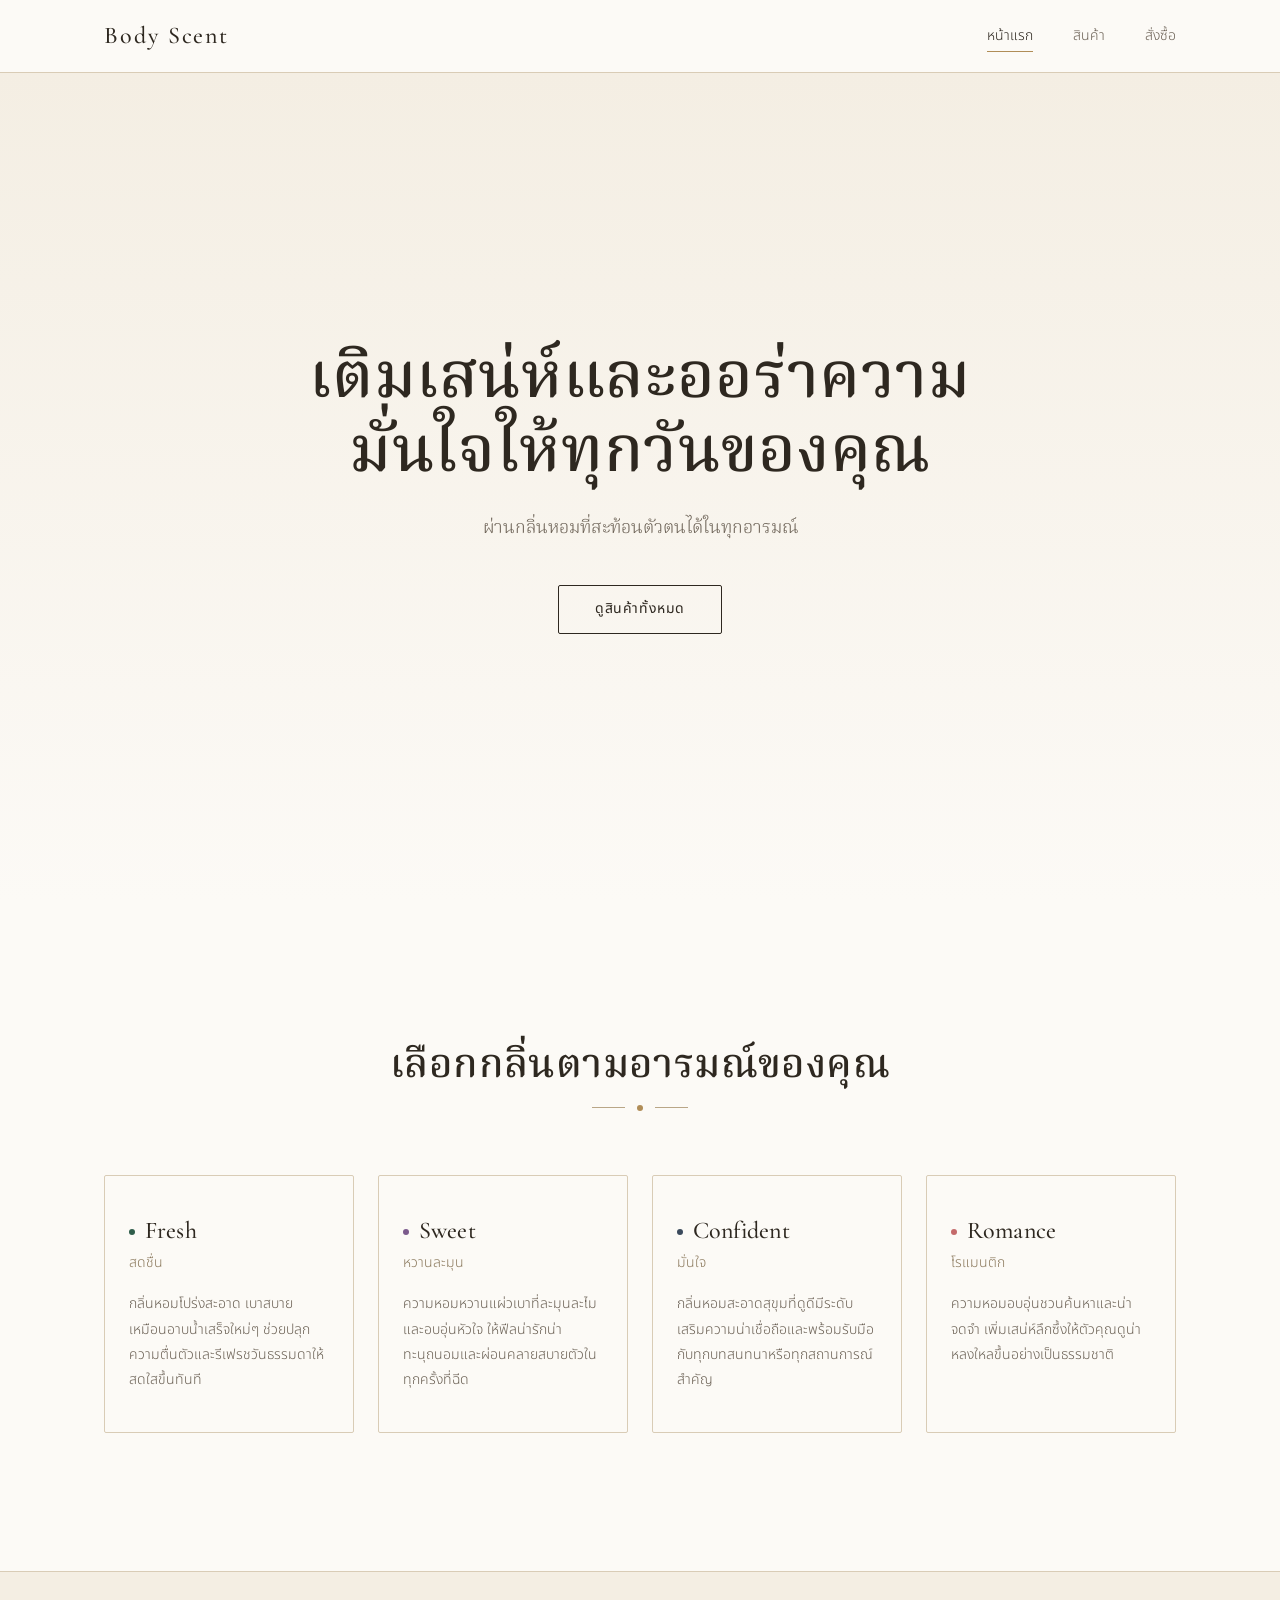
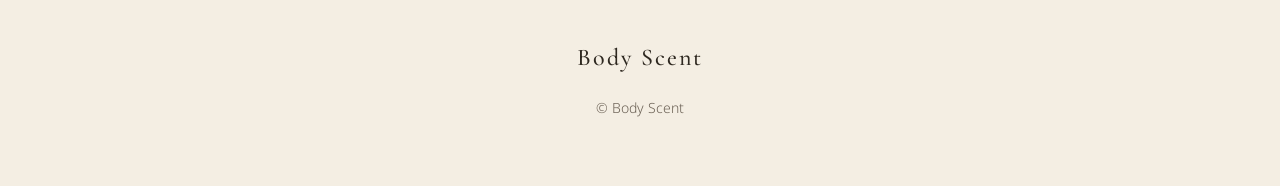
<file: index.html>
<!DOCTYPE html>
<html lang="th">
<head>
  <meta charset="UTF-8">
  <meta name="viewport" content="width=device-width, initial-scale=1">
  <title>Body Scent | น้ำหอมฉีดตัวและโรลออน</title>
  <meta name="description" content="Body Scent เติมเสน่ห์และออร่าความมั่นใจให้ทุกวันของคุณ ผ่านกลิ่นหอมที่สะท้อนตัวตนได้ในทุกอารมณ์">
  <link rel="stylesheet" href="style.css">
  <style>
    /* ส่วนเฉพาะหน้าแรก */
    .hero--full {
      display: flex;
      align-items: center;
      min-height: calc(100vh - 4.5rem);
      min-height: calc(100svh - 4.5rem);
    }

    .mood-grid {
      display: grid;
      grid-template-columns: repeat(4, 1fr);
      gap: var(--space-3);
      margin: 0;
      padding: 0;
      list-style: none;
    }

    .mood-card {
      display: flex;
      flex-direction: column;
      height: 100%;
      padding: var(--space-4) var(--space-3);
      border: 1px solid var(--line);
      border-radius: var(--radius);
      background: transparent;
      transition: border-color var(--ease);
    }

    .mood-card:hover {
      border-color: var(--line-strong);
    }

    /* จุดสี mood เล็กๆ หน้าชื่อ */
    .mood-card h3 {
      display: flex;
      align-items: baseline;
      gap: 0.6rem;
      margin-bottom: 0.25rem;
    }

    .mood-card h3::before {
      content: "";
      flex: none;
      width: 6px;
      height: 6px;
      border-radius: 50%;
      background: var(--mood);
      transform: translateY(-3px);
    }

    .mood-card__th {
      margin-bottom: var(--space-2);
      color: var(--beige-deep);
      font-size: var(--text-sm);
    }

    .mood-card__desc {
      flex: 1;
      margin: 0;
      color: var(--ink-soft);
      font-size: var(--text-sm);
      line-height: 1.8;
    }

    @media (max-width: 960px) {
      .mood-grid {
        grid-template-columns: repeat(2, 1fr);
      }
    }

    @media (max-width: 560px) {
      .mood-grid {
        grid-template-columns: 1fr;
      }

      .mood-card {
        padding: var(--space-3);
      }
    }
  </style>
</head>
<body>

  <header class="site-header">
    <div class="container">
      <a class="brand" href="index.html">Body Scent</a>
      <ul class="nav">
        <li><a href="index.html" aria-current="page">หน้าแรก</a></li>
        <li><a href="product.html">สินค้า</a></li>
        <li><a href="order.html">สั่งซื้อ</a></li>
      </ul>
    </div>
  </header>

  <main>
    <section class="hero hero--full">
      <div class="container">
        <h1>เติมเสน่ห์และออร่าความมั่นใจให้ทุกวันของคุณ</h1>
        <p>ผ่านกลิ่นหอมที่สะท้อนตัวตนได้ในทุกอารมณ์</p>
        <a class="btn" href="product.html">ดูสินค้าทั้งหมด</a>
      </div>
    </section>

    <section class="section">
      <div class="container">
        <div class="section-head">
          <h2>เลือกกลิ่นตามอารมณ์ของคุณ</h2>
          <div class="title-mark"><i></i></div>
        </div>

        <ul class="mood-grid">
          <li>
            <a class="mood-card" data-mood="fresh" href="product.html?mood=fresh">
              <h3>Fresh</h3>
              <p class="mood-card__th">สดชื่น</p>
              <p class="mood-card__desc">กลิ่นหอมโปร่งสะอาด เบาสบายเหมือนอาบน้ำเสร็จใหม่ๆ ช่วยปลุกความตื่นตัวและรีเฟรชวันธรรมดาให้สดใสขึ้นทันที</p>
            </a>
          </li>
          <li>
            <a class="mood-card" data-mood="sweet" href="product.html?mood=sweet">
              <h3>Sweet</h3>
              <p class="mood-card__th">หวานละมุน</p>
              <p class="mood-card__desc">ความหอมหวานแผ่วเบาที่ละมุนละไมและอบอุ่นหัวใจ ให้ฟีลน่ารักน่าทะนุถนอมและผ่อนคลายสบายตัวในทุกครั้งที่ฉีด</p>
            </a>
          </li>
          <li>
            <a class="mood-card" data-mood="confident" href="product.html?mood=confident">
              <h3>Confident</h3>
              <p class="mood-card__th">มั่นใจ</p>
              <p class="mood-card__desc">กลิ่นหอมสะอาดสุขุมที่ดูดีมีระดับ เสริมความน่าเชื่อถือและพร้อมรับมือกับทุกบทสนทนาหรือทุกสถานการณ์สำคัญ</p>
            </a>
          </li>
          <li>
            <a class="mood-card" data-mood="romance" href="product.html?mood=romance">
              <h3>Romance</h3>
              <p class="mood-card__th">โรแมนติก</p>
              <p class="mood-card__desc">ความหอมอบอุ่นชวนค้นหาและน่าจดจำ เพิ่มเสน่ห์ลึกซึ้งให้ตัวคุณดูน่าหลงใหลขึ้นอย่างเป็นธรรมชาติ</p>
            </a>
          </li>
        </ul>
      </div>
    </section>
  </main>

  <footer class="site-footer">
    <div class="container">
      <a class="brand" href="index.html">Body Scent</a>
      <p class="mb-0">&copy; Body Scent</p>
    </div>
  </footer>

  <script src="script.js"></script>
</body>
</html>
</file>
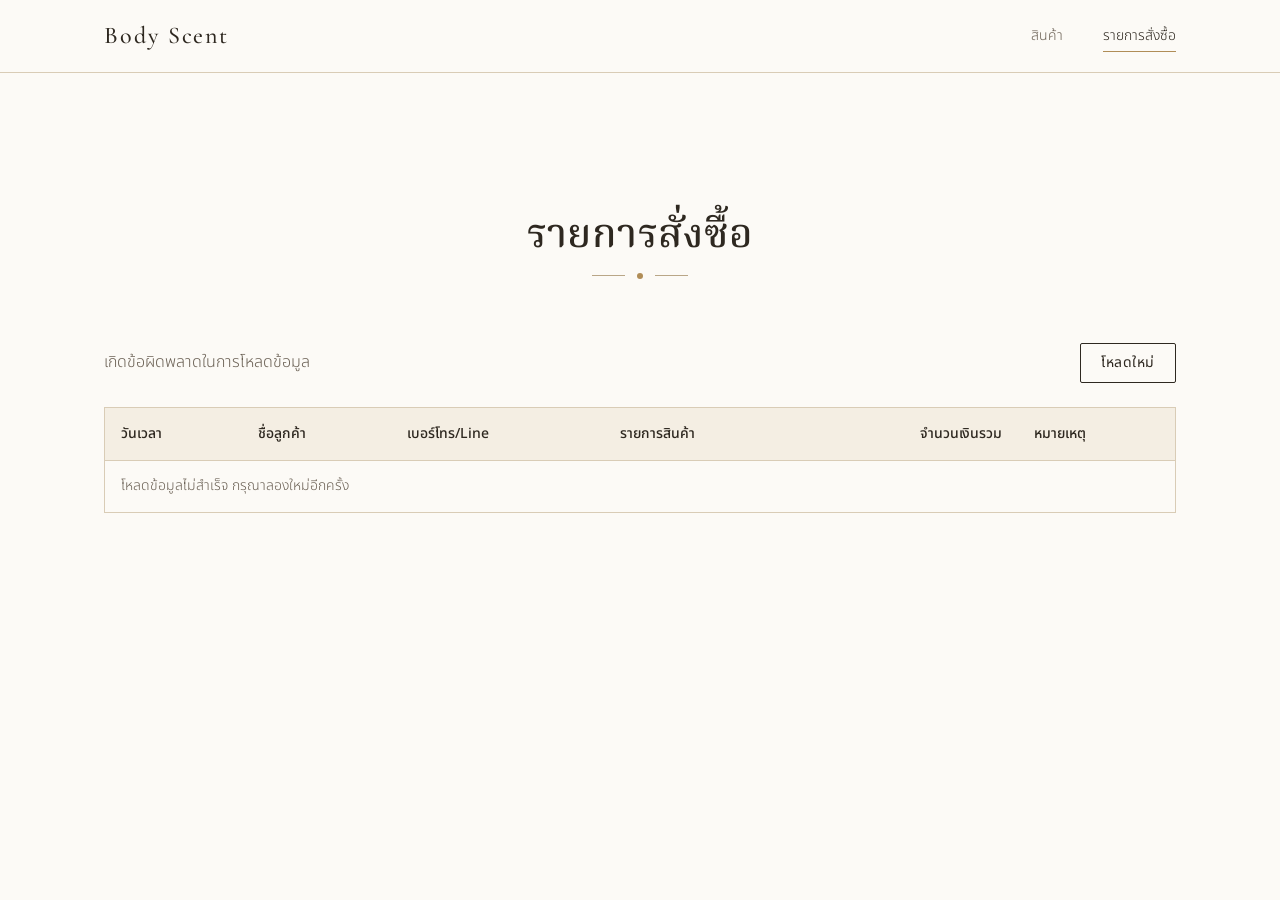
<file: admin.html>
<!DOCTYPE html>
<html lang="th">
<head>
  <meta charset="UTF-8">
  <meta name="viewport" content="width=device-width, initial-scale=1">
  <meta name="robots" content="noindex, nofollow">
  <title>รายการสั่งซื้อ | Body Scent</title>
  <link rel="stylesheet" href="style.css">
  <style>
    .table-wrap {
      overflow-x: auto;
      border: 1px solid var(--line);
    }

    #ordersTable {
      width: 100%;
      min-width: 720px;
      border-collapse: collapse;
      font-size: var(--text-sm);
    }

    #ordersTable th,
    #ordersTable td {
      padding: 0.9rem 1rem;
      border-bottom: 1px solid var(--line);
      text-align: left;
      vertical-align: top;
      line-height: 1.6;
    }

    #ordersTable th {
      background: var(--cream);
      font-weight: 500;
      color: var(--ink);
      white-space: nowrap;
    }

    #ordersTable th.num,
    #ordersTable td.num {
      text-align: right;
      white-space: nowrap;
    }

    #ordersTable td.num {
      color: var(--accent-deep);
    }

    #ordersTable td.time {
      white-space: nowrap;
      color: var(--ink-soft);
    }

    #ordersTable tbody tr:last-child td {
      border-bottom: 0;
    }

    #ordersTable tbody tr:hover td {
      background: var(--cream);
    }

    .admin-bar {
      display: flex;
      align-items: center;
      justify-content: space-between;
      flex-wrap: wrap;
      gap: var(--space-2);
      margin-bottom: var(--space-3);
    }

    .admin-bar p {
      margin: 0;
    }

    .admin-bar .btn {
      padding: 0.6rem 1.25rem;
    }
  </style>
</head>
<body>

  <header class="site-header">
    <div class="container">
      <a class="brand" href="index.html">Body Scent</a>
      <ul class="nav">
        <li><a href="product.html">สินค้า</a></li>
        <li><a href="admin.html" aria-current="page">รายการสั่งซื้อ</a></li>
      </ul>
    </div>
  </header>

  <main>
    <section class="section">
      <div class="container">
        <div class="section-head">
          <h1 style="font-size: var(--text-2xl);">รายการสั่งซื้อ</h1>
          <div class="title-mark"><i></i></div>
        </div>

        <div class="admin-bar">
          <p class="text-muted" id="status">กำลังโหลดข้อมูล...</p>
          <button type="button" class="btn" id="reload-btn">โหลดใหม่</button>
        </div>

        <div class="table-wrap">
          <table id="ordersTable">
            <thead>
              <tr>
                <th>วันเวลา</th>
                <th>ชื่อลูกค้า</th>
                <th>เบอร์โทร/Line</th>
                <th>รายการสินค้า</th>
                <th class="num">จำนวนเงินรวม</th>
                <th>หมายเหตุ</th>
              </tr>
            </thead>
            <tbody></tbody>
          </table>
        </div>
      </div>
    </section>
  </main>

  <script src="script.js"></script>
</body>
</html>
</file>
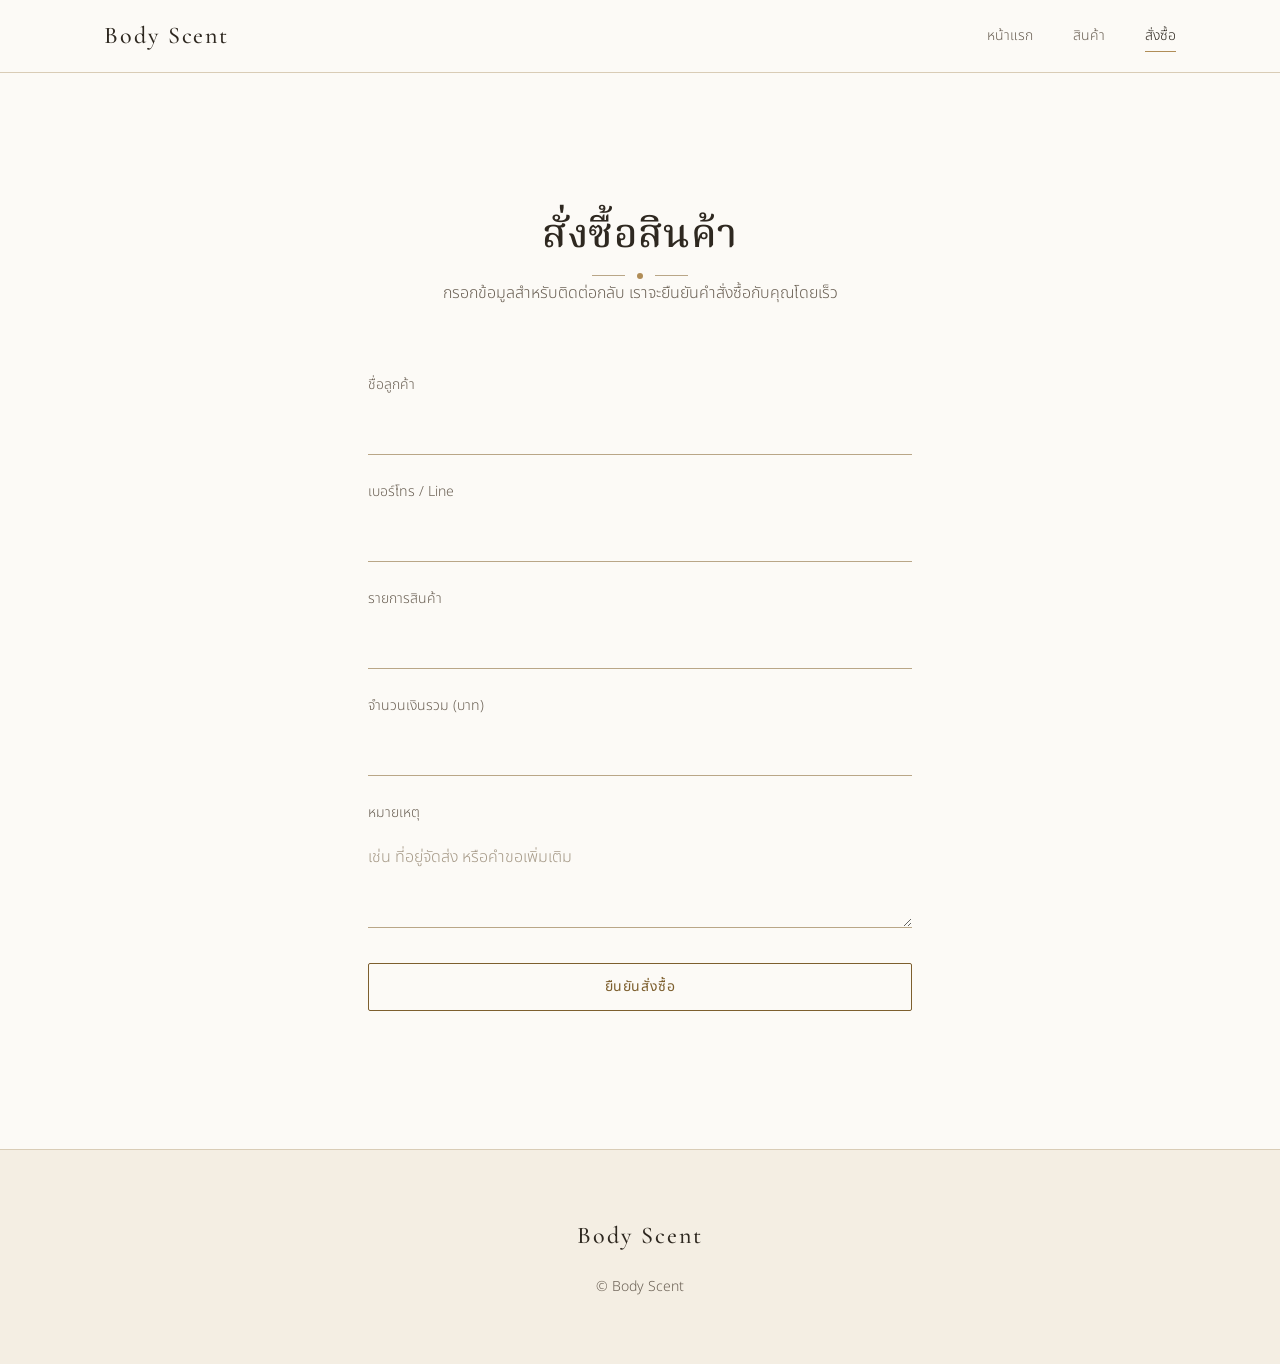
<file: order.html>
<!DOCTYPE html>
<html lang="th">
<head>
  <meta charset="UTF-8">
  <meta name="viewport" content="width=device-width, initial-scale=1">
  <title>สั่งซื้อ | Body Scent</title>
  <link rel="stylesheet" href="style.css">
</head>
<body>

  <header class="site-header">
    <div class="container">
      <a class="brand" href="index.html">Body Scent</a>
      <ul class="nav">
        <li><a href="index.html">หน้าแรก</a></li>
        <li><a href="product.html">สินค้า</a></li>
        <li><a href="order.html" aria-current="page">สั่งซื้อ</a></li>
      </ul>
    </div>
  </header>

  <main>
    <section class="section">
      <div class="container">
        <div class="section-head">
          <h1 style="font-size: var(--text-2xl);">สั่งซื้อสินค้า</h1>
          <div class="title-mark"><i></i></div>
          <p>กรอกข้อมูลสำหรับติดต่อกลับ เราจะยืนยันคำสั่งซื้อกับคุณโดยเร็ว</p>
        </div>

        <form class="form" id="orderForm">
          <div class="field">
            <label for="customerName">ชื่อลูกค้า</label>
            <input type="text" id="customerName" name="customerName" autocomplete="name" required>
          </div>

          <div class="field">
            <label for="contact">เบอร์โทร / Line</label>
            <input type="text" id="contact" name="contact" autocomplete="tel" required>
          </div>

          <div class="field">
            <label for="items">รายการสินค้า</label>
            <input type="text" id="items" name="items" required>
          </div>

          <div class="field">
            <label for="total">จำนวนเงินรวม (บาท)</label>
            <input type="text" id="total" name="total" inputmode="numeric" required>
          </div>

          <div class="field">
            <label for="note">หมายเหตุ</label>
            <textarea id="note" name="note" placeholder="เช่น ที่อยู่จัดส่ง หรือคำขอเพิ่มเติม"></textarea>
          </div>

          <button type="submit" class="btn btn--accent btn--block">ยืนยันสั่งซื้อ</button>
        </form>
      </div>
    </section>
  </main>

  <footer class="site-footer">
    <div class="container">
      <a class="brand" href="index.html">Body Scent</a>
      <p class="mb-0">&copy; Body Scent</p>
    </div>
  </footer>

  <script src="script.js"></script>
</body>
</html>
</file>
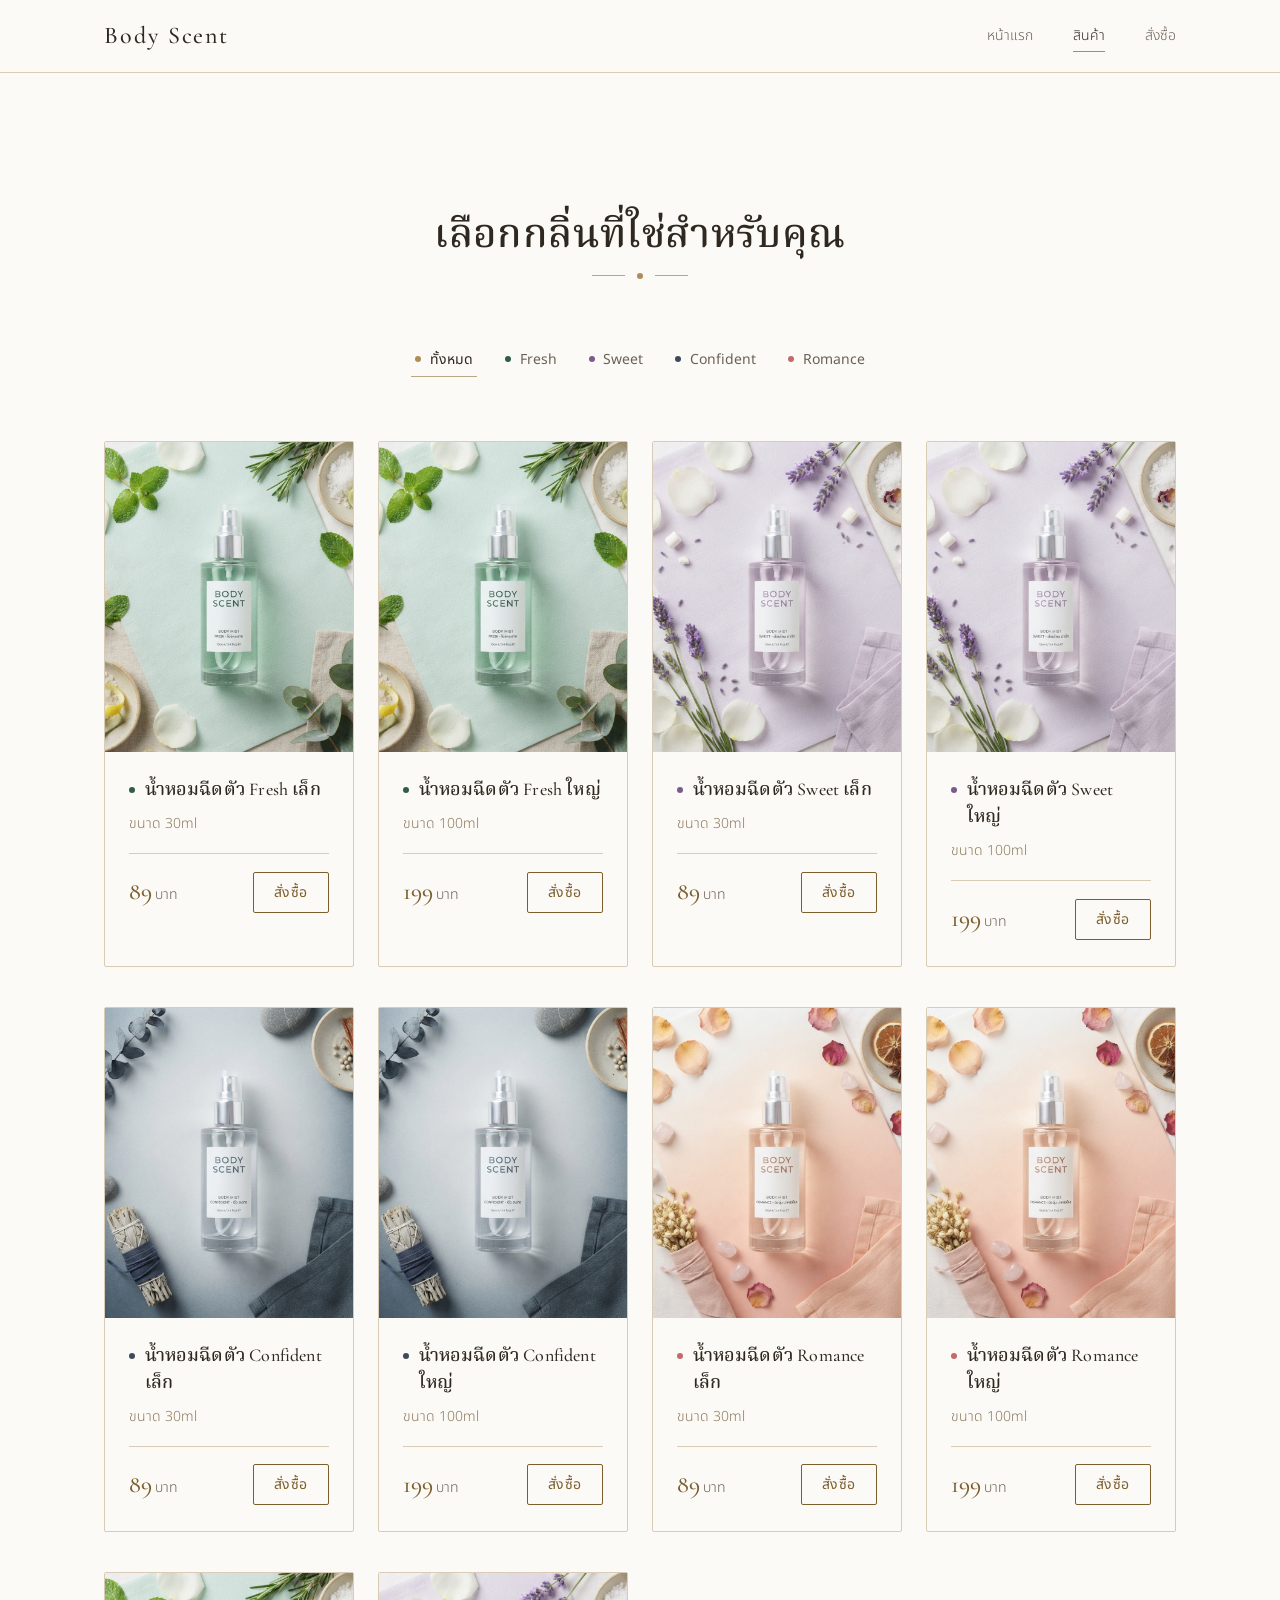
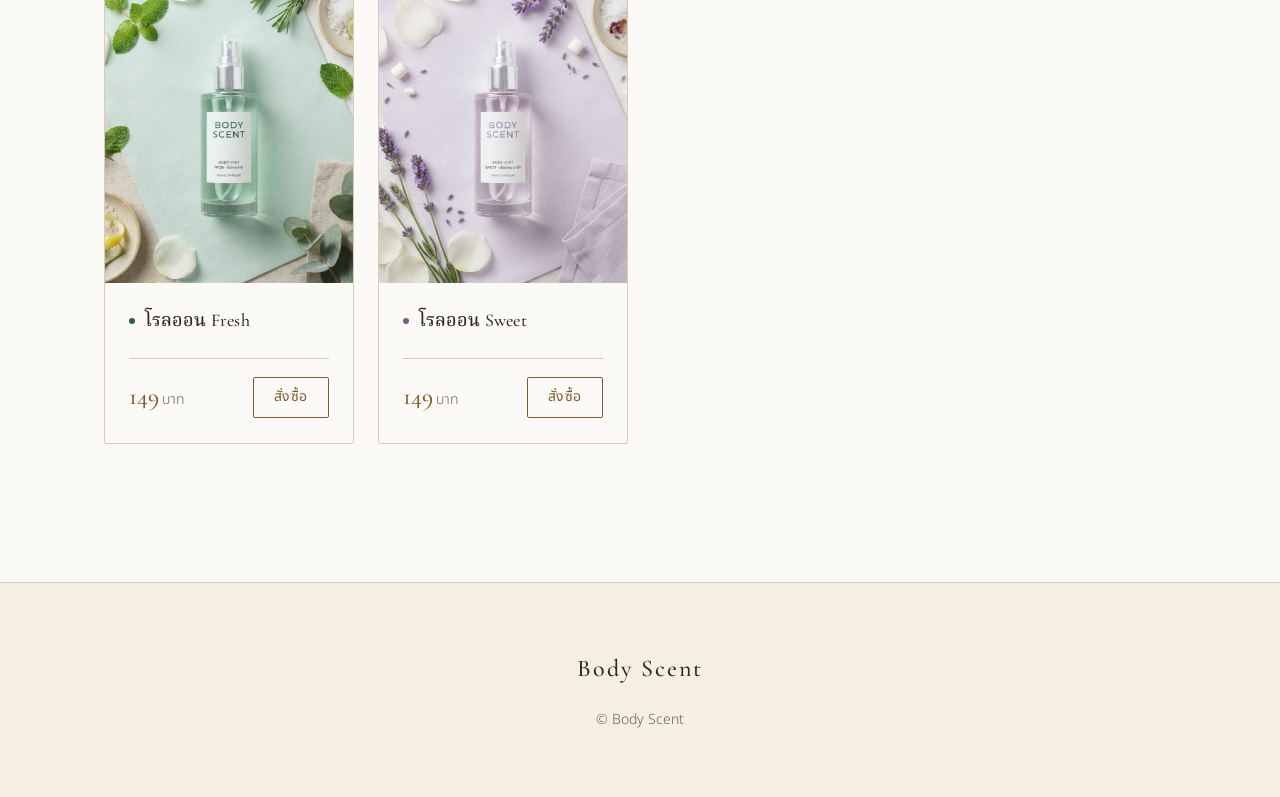
<file: product.html>
<!DOCTYPE html>
<html lang="th">
<head>
  <meta charset="UTF-8">
  <meta name="viewport" content="width=device-width, initial-scale=1">
  <title>สินค้า | Body Scent</title>
  <link rel="stylesheet" href="style.css">
</head>
<body>

  <header class="site-header">
    <div class="container">
      <a class="brand" href="index.html">Body Scent</a>
      <ul class="nav">
        <li><a href="index.html">หน้าแรก</a></li>
        <li><a href="product.html" aria-current="page">สินค้า</a></li>
        <li><a href="order.html">สั่งซื้อ</a></li>
      </ul>
    </div>
  </header>

  <main>
    <section class="section">
      <div class="container">
        <div class="section-head">
          <h1 style="font-size: var(--text-2xl);">เลือกกลิ่นที่ใช่สำหรับคุณ</h1>
          <div class="title-mark"><i></i></div>
        </div>

        <ul class="filter" id="filter-bar" aria-label="กรองสินค้าตาม mood">
          <li><button type="button" data-filter="all" aria-pressed="true">ทั้งหมด</button></li>
          <li><button type="button" data-filter="fresh" data-mood="fresh" aria-pressed="false">Fresh</button></li>
          <li><button type="button" data-filter="sweet" data-mood="sweet" aria-pressed="false">Sweet</button></li>
          <li><button type="button" data-filter="confident" data-mood="confident" aria-pressed="false">Confident</button></li>
          <li><button type="button" data-filter="romance" data-mood="romance" aria-pressed="false">Romance</button></li>
        </ul>

        <div class="product-grid" id="product-list" aria-live="polite"></div>
        <p class="text-center text-muted" id="empty-message" hidden></p>
      </div>
    </section>
  </main>

  <footer class="site-footer">
    <div class="container">
      <a class="brand" href="index.html">Body Scent</a>
      <p class="mb-0">&copy; Body Scent</p>
    </div>
  </footer>

  <script src="script.js"></script>
</body>
</html>
</file>
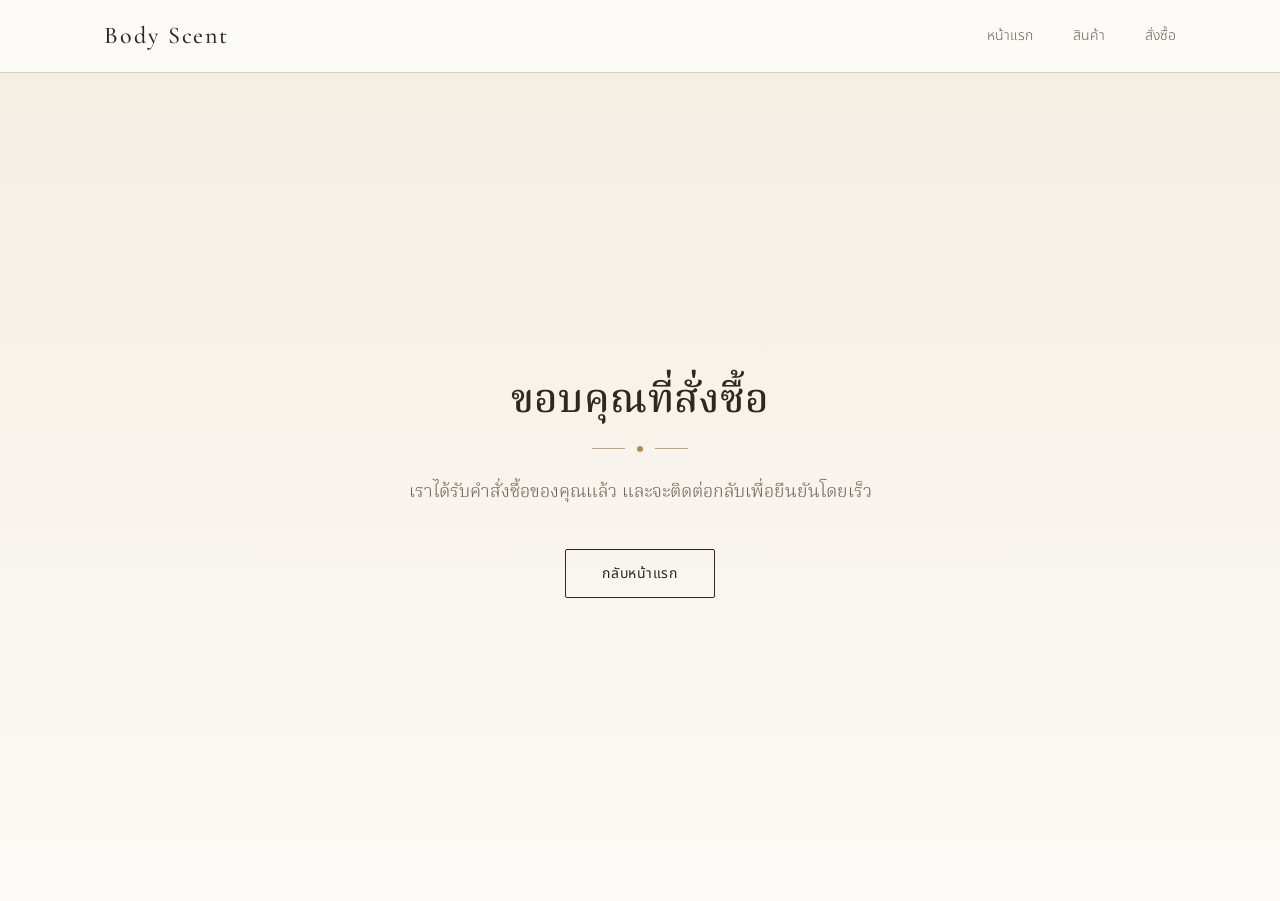
<file: thankyou.html>
<!DOCTYPE html>
<html lang="th">
<head>
  <meta charset="UTF-8">
  <meta name="viewport" content="width=device-width, initial-scale=1">
  <meta name="robots" content="noindex">
  <title>ขอบคุณที่สั่งซื้อ | Body Scent</title>
  <link rel="stylesheet" href="style.css">
  <style>
    .thanks {
      display: flex;
      align-items: center;
      min-height: calc(100vh - 4.5rem);
      min-height: calc(100svh - 4.5rem);
    }
  </style>
</head>
<body>

  <header class="site-header">
    <div class="container">
      <a class="brand" href="index.html">Body Scent</a>
      <ul class="nav">
        <li><a href="index.html">หน้าแรก</a></li>
        <li><a href="product.html">สินค้า</a></li>
        <li><a href="order.html">สั่งซื้อ</a></li>
      </ul>
    </div>
  </header>

  <main>
    <section class="hero thanks">
      <div class="container">
        <h1 style="font-size: var(--text-2xl);">ขอบคุณที่สั่งซื้อ</h1>
        <div class="title-mark" style="margin-bottom: var(--space-3);"><i></i></div>
        <p>เราได้รับคำสั่งซื้อของคุณแล้ว และจะติดต่อกลับเพื่อยืนยันโดยเร็ว</p>
        <a class="btn" href="index.html">กลับหน้าแรก</a>
      </div>
    </section>
  </main>

  <script src="script.js"></script>
</body>
</html>
</file>
<file: style.css>
/* ==========================================================================
   Body Scent — style.css
   ธีมพรีเมียม เรียบหรู มินิมอล (ขาว-ครีม-เบจเข้ม + สีเน้นทอง/บรอนซ์)
   ========================================================================== */

@import url("https://fonts.googleapis.com/css2?family=Cormorant+Garamond:wght@400;500;600&family=Noto+Sans+Thai:wght@300;400;500&family=Noto+Serif+Thai:wght@300;400;500&display=swap");

/* --------------------------------------------------------------------------
   1. Design tokens
   -------------------------------------------------------------------------- */
:root {
  /* พื้นหลัง */
  --ivory: #fcfaf6;
  --cream: #f4eee3;
  --sand: #e6dccb;

  /* เส้นและตัวอักษร */
  --line: #d9ccb6;
  --line-strong: #b9a687;
  --ink: #2e2820;
  --ink-soft: #6b6155;
  --beige-deep: #8c7a5e;

  /* สีเน้น ทอง/บรอนซ์อ่อน */
  --accent: #b08d57;
  --accent-deep: #7d5f2e; /* ใช้กับตัวอักษร เพื่อให้อ่านง่าย */

  /* สีประจำ mood (ใช้แตะเบาๆ เท่านั้น) */
  --mood-fresh: #2f5d4a;
  --mood-sweet: #7b5a8c;
  --mood-confident: #3b4a5c;
  --mood-romance: #c46a6a;
  --mood: var(--accent); /* ค่าเริ่มต้น ถูกเปลี่ยนด้วย data-mood */

  /* ฟอนต์ */
  --font-display: "Cormorant Garamond", "Noto Serif Thai", Georgia, "Times New Roman", serif;
  --font-body: "Noto Sans Thai", "Helvetica Neue", Arial, sans-serif;
  --font-serif-body: "Noto Serif Thai", Georgia, serif;

  /* ขนาดตัวอักษร */
  --text-sm: 0.875rem;
  --text-base: 1rem;
  --text-lg: 1.125rem;
  --text-xl: 1.5rem;
  --text-2xl: clamp(1.75rem, 1.4rem + 1.4vw, 2.5rem);
  --text-3xl: clamp(2.25rem, 1.6rem + 3vw, 4rem);

  /* ระยะห่าง */
  --space-1: 0.5rem;
  --space-2: 1rem;
  --space-3: 1.5rem;
  --space-4: 2.5rem;
  --space-5: 4rem;
  --space-6: clamp(4.5rem, 3rem + 7vw, 9rem);

  --container: 1120px;
  --radius: 2px;
  --ease: 0.25s ease;
}

/* กำหนดสี mood ผ่าน attribute เช่น <article data-mood="fresh"> */
[data-mood="fresh"] { --mood: var(--mood-fresh); }
[data-mood="sweet"] { --mood: var(--mood-sweet); }
[data-mood="confident"] { --mood: var(--mood-confident); }
[data-mood="romance"] { --mood: var(--mood-romance); }

/* --------------------------------------------------------------------------
   2. Reset & base
   -------------------------------------------------------------------------- */
*,
*::before,
*::after {
  box-sizing: border-box;
}

html {
  scroll-behavior: smooth;
  -webkit-text-size-adjust: 100%;
}

body {
  margin: 0;
  background: var(--ivory);
  color: var(--ink);
  font-family: var(--font-body);
  font-size: var(--text-base);
  font-weight: 300;
  line-height: 1.85;
  -webkit-font-smoothing: antialiased;
}

img {
  display: block;
  max-width: 100%;
  height: auto;
}

a {
  color: inherit;
  text-decoration: none;
}

p {
  margin: 0 0 var(--space-2);
}

h1,
h2,
h3,
h4 {
  margin: 0 0 var(--space-2);
  font-family: var(--font-display);
  font-weight: 500;
  line-height: 1.25;
  letter-spacing: 0.01em;
  color: var(--ink);
}

h1 { font-size: var(--text-3xl); line-height: 1.15; }
h2 { font-size: var(--text-2xl); }
h3 { font-size: var(--text-xl); }

:focus-visible {
  outline: 2px solid var(--accent-deep);
  outline-offset: 3px;
}

::selection {
  background: var(--sand);
  color: var(--ink);
}

/* --------------------------------------------------------------------------
   3. Layout
   -------------------------------------------------------------------------- */
.container {
  width: 100%;
  max-width: var(--container);
  margin: 0 auto;
  padding: 0 var(--space-3);
}

.section {
  padding: var(--space-6) 0;
}

.section--cream {
  background: var(--cream);
}

.section--bordered {
  border-top: 1px solid var(--line);
}

.section-head {
  max-width: 36rem;
  margin: 0 auto var(--space-5);
  text-align: center;
}

.section-head p {
  color: var(--ink-soft);
}

/* เส้นบางๆ ใต้หัวข้อ พร้อมจุดสี mood ตรงกลาง */
.title-mark {
  display: flex;
  align-items: center;
  justify-content: center;
  gap: 0.75rem;
  margin: var(--space-2) auto 0;
  width: 6rem;
  color: var(--line-strong);
}

.title-mark::before,
.title-mark::after {
  content: "";
  flex: 1;
  height: 1px;
  background: currentColor;
}

.title-mark i {
  width: 6px;
  height: 6px;
  border-radius: 50%;
  background: var(--mood);
}

/* --------------------------------------------------------------------------
   4. Header & navigation
   -------------------------------------------------------------------------- */
.site-header {
  position: sticky;
  top: 0;
  z-index: 50;
  background: rgba(252, 250, 246, 0.94);
  backdrop-filter: blur(6px);
  border-bottom: 1px solid var(--line);
}

.site-header .container {
  display: flex;
  align-items: center;
  justify-content: space-between;
  min-height: 4.5rem;
}

.brand {
  font-family: var(--font-display);
  font-size: 1.5rem;
  font-weight: 500;
  letter-spacing: 0.08em;
  color: var(--ink);
}

.nav {
  display: flex;
  align-items: center;
  gap: var(--space-4);
  margin: 0;
  padding: 0;
  list-style: none;
}

.nav a {
  position: relative;
  padding: 0.25rem 0;
  font-size: var(--text-sm);
  color: var(--ink-soft);
  transition: color var(--ease);
}

.nav a::after {
  content: "";
  position: absolute;
  left: 0;
  bottom: -2px;
  width: 0;
  height: 1px;
  background: var(--accent);
  transition: width var(--ease);
}

.nav a:hover,
.nav a[aria-current="page"] {
  color: var(--ink);
}

.nav a:hover::after,
.nav a[aria-current="page"]::after {
  width: 100%;
}

/* --------------------------------------------------------------------------
   5. Hero
   -------------------------------------------------------------------------- */
.hero {
  padding: var(--space-6) 0;
  background: linear-gradient(180deg, var(--cream) 0%, var(--ivory) 100%);
  text-align: center;
}

.hero .container {
  max-width: 46rem;
}

.hero h1 {
  margin-bottom: var(--space-3);
}

.hero p {
  max-width: 34rem;
  margin: 0 auto var(--space-4);
  font-family: var(--font-serif-body);
  font-size: var(--text-lg);
  color: var(--ink-soft);
}

/* --------------------------------------------------------------------------
   6. Buttons
   -------------------------------------------------------------------------- */
.btn {
  display: inline-block;
  padding: 0.85rem 2.25rem;
  background: transparent;
  border: 1px solid var(--ink);
  border-radius: var(--radius);
  color: var(--ink);
  font-family: var(--font-body);
  font-size: var(--text-sm);
  font-weight: 400;
  letter-spacing: 0.04em;
  line-height: 1.4;
  text-align: center;
  cursor: pointer;
  transition: background var(--ease), color var(--ease), border-color var(--ease);
}

.btn:hover {
  background: var(--ink);
  color: var(--ivory);
}

.btn--accent {
  border-color: var(--accent-deep);
  color: var(--accent-deep);
}

.btn--accent:hover {
  background: var(--accent-deep);
  border-color: var(--accent-deep);
  color: var(--ivory);
}

.btn--block {
  display: block;
  width: 100%;
}

.btn[disabled],
.btn[aria-disabled="true"] {
  opacity: 0.45;
  cursor: not-allowed;
  pointer-events: none;
}

/* --------------------------------------------------------------------------
   7. Filter (เลือกตาม mood / ประเภท)
   -------------------------------------------------------------------------- */
.filter {
  display: flex;
  flex-wrap: wrap;
  justify-content: center;
  gap: var(--space-1) var(--space-3);
  margin: 0 0 var(--space-5);
  padding: 0;
  list-style: none;
}

.filter button {
  display: inline-flex;
  align-items: center;
  gap: 0.55rem;
  padding: 0.4rem 0.25rem;
  background: none;
  border: 0;
  border-bottom: 1px solid transparent;
  color: var(--ink-soft);
  font-family: var(--font-body);
  font-size: var(--text-sm);
  cursor: pointer;
  transition: color var(--ease), border-color var(--ease);
}

.filter button::before {
  content: "";
  width: 6px;
  height: 6px;
  border-radius: 50%;
  background: var(--mood);
}

.filter button:hover,
.filter button[aria-pressed="true"] {
  color: var(--ink);
  border-bottom-color: var(--line-strong);
}

/* --------------------------------------------------------------------------
   8. Product grid & card
   -------------------------------------------------------------------------- */
.product-grid {
  display: grid;
  grid-template-columns: repeat(auto-fill, minmax(240px, 1fr));
  gap: var(--space-4) var(--space-3);
}

.product-card {
  display: flex;
  flex-direction: column;
  background: transparent;
  border: 1px solid var(--line);
  border-radius: var(--radius);
  transition: border-color var(--ease);
}

.product-card:hover {
  border-color: var(--line-strong);
}

.product-card__image {
  aspect-ratio: 4 / 5;
  background: var(--cream);
  overflow: hidden;
}

.product-card__image img {
  width: 100%;
  height: 100%;
  object-fit: cover;
}

.product-card__body {
  display: flex;
  flex: 1;
  flex-direction: column;
  padding: var(--space-3);
}

/* จุดสี mood เล็กๆ หน้าชื่อสินค้า */
.product-card__name {
  display: flex;
  align-items: baseline;
  gap: 0.6rem;
  margin-bottom: 0.5rem;
  font-size: var(--text-lg);
  line-height: 1.5;
}

.product-card__name::before {
  content: "";
  flex: none;
  width: 6px;
  height: 6px;
  border-radius: 50%;
  background: var(--mood);
  transform: translateY(-2px);
}

.product-card__meta {
  margin-bottom: var(--space-2);
  color: var(--beige-deep);
  font-size: var(--text-sm);
}

.product-card__desc {
  flex: 1;
  margin-bottom: var(--space-3);
  color: var(--ink-soft);
  font-size: var(--text-sm);
  line-height: 1.8;
}

.product-card__footer {
  display: flex;
  align-items: center;
  justify-content: space-between;
  gap: var(--space-2);
  padding-top: var(--space-2);
  border-top: 1px solid var(--line);
}

.price {
  font-family: var(--font-display);
  font-size: var(--text-xl);
  font-weight: 500;
  color: var(--accent-deep);
}

.price small {
  margin-left: 0.2rem;
  font-family: var(--font-body);
  font-size: var(--text-sm);
  font-weight: 300;
  color: var(--ink-soft);
}

.product-card .btn {
  padding: 0.6rem 1.25rem;
}

/* --------------------------------------------------------------------------
   9. ฟอร์มสั่งซื้อ
   -------------------------------------------------------------------------- */
.form {
  max-width: 34rem;
  margin: 0 auto;
}

.field {
  margin-bottom: var(--space-3);
}

.field label {
  display: block;
  margin-bottom: 0.4rem;
  color: var(--ink-soft);
  font-size: var(--text-sm);
}

.field input,
.field select,
.field textarea {
  width: 100%;
  padding: 0.8rem 0;
  background: transparent;
  border: 0;
  border-bottom: 1px solid var(--line-strong);
  border-radius: 0;
  color: var(--ink);
  font-family: var(--font-body);
  font-size: var(--text-base);
  font-weight: 300;
  transition: border-color var(--ease);
}

.field textarea {
  min-height: 6rem;
  resize: vertical;
}

.field input:focus,
.field select:focus,
.field textarea:focus {
  outline: none;
  border-bottom-color: var(--accent-deep);
}

.field input::placeholder,
.field textarea::placeholder {
  color: #a69a88;
}

.form-status {
  margin-top: var(--space-3);
  padding: var(--space-2);
  border: 1px solid var(--line);
  border-left: 2px solid var(--accent);
  font-size: var(--text-sm);
  color: var(--ink-soft);
}

.form-status[hidden] {
  display: none;
}

.form-status--error {
  border-left-color: var(--mood-romance);
}

/* --------------------------------------------------------------------------
   10. Footer
   -------------------------------------------------------------------------- */
.site-footer {
  padding: var(--space-5) 0;
  border-top: 1px solid var(--line);
  background: var(--cream);
  color: var(--ink-soft);
  font-size: var(--text-sm);
  text-align: center;
}

.site-footer .brand {
  display: inline-block;
  margin-bottom: var(--space-2);
  font-size: var(--text-xl);
}

.site-footer a:hover {
  color: var(--accent-deep);
}

/* --------------------------------------------------------------------------
   11. Utilities
   -------------------------------------------------------------------------- */
.text-center { text-align: center; }
.text-muted { color: var(--ink-soft); }
.serif { font-family: var(--font-serif-body); }
.mt-0 { margin-top: 0; }
.mb-0 { margin-bottom: 0; }

.visually-hidden {
  position: absolute;
  width: 1px;
  height: 1px;
  margin: -1px;
  padding: 0;
  overflow: hidden;
  clip: rect(0, 0, 0, 0);
  white-space: nowrap;
  border: 0;
}

/* --------------------------------------------------------------------------
   12. Responsive
   -------------------------------------------------------------------------- */
@media (max-width: 860px) {
  .nav {
    gap: var(--space-3);
  }
}

@media (max-width: 640px) {
  :root {
    --space-4: 2rem;
    --space-5: 3rem;
  }

  .container {
    padding: 0 var(--space-2);
  }

  .site-header .container {
    flex-direction: column;
    justify-content: center;
    gap: 0.25rem;
    padding-top: 0.75rem;
    padding-bottom: 0.75rem;
  }

  .nav {
    gap: var(--space-3);
  }

  .product-grid {
    grid-template-columns: 1fr;
  }

  .product-card {
    flex-direction: row;
  }

  .product-card__image {
    flex: 0 0 38%;
    aspect-ratio: auto;
  }

  .product-card__footer {
    flex-direction: column;
    align-items: flex-start;
  }

  .product-card .btn {
    width: 100%;
  }

  .hero .btn {
    width: 100%;
  }
}

@media (max-width: 400px) {
  .product-card {
    flex-direction: column;
  }

  .product-card__image {
    flex: none;
    aspect-ratio: 4 / 5;
  }
}

/* --------------------------------------------------------------------------
   13. Accessibility
   -------------------------------------------------------------------------- */
@media (prefers-reduced-motion: reduce) {
  html { scroll-behavior: auto; }

  *,
  *::before,
  *::after {
    transition: none !important;
    animation: none !important;
  }
}
</file>
